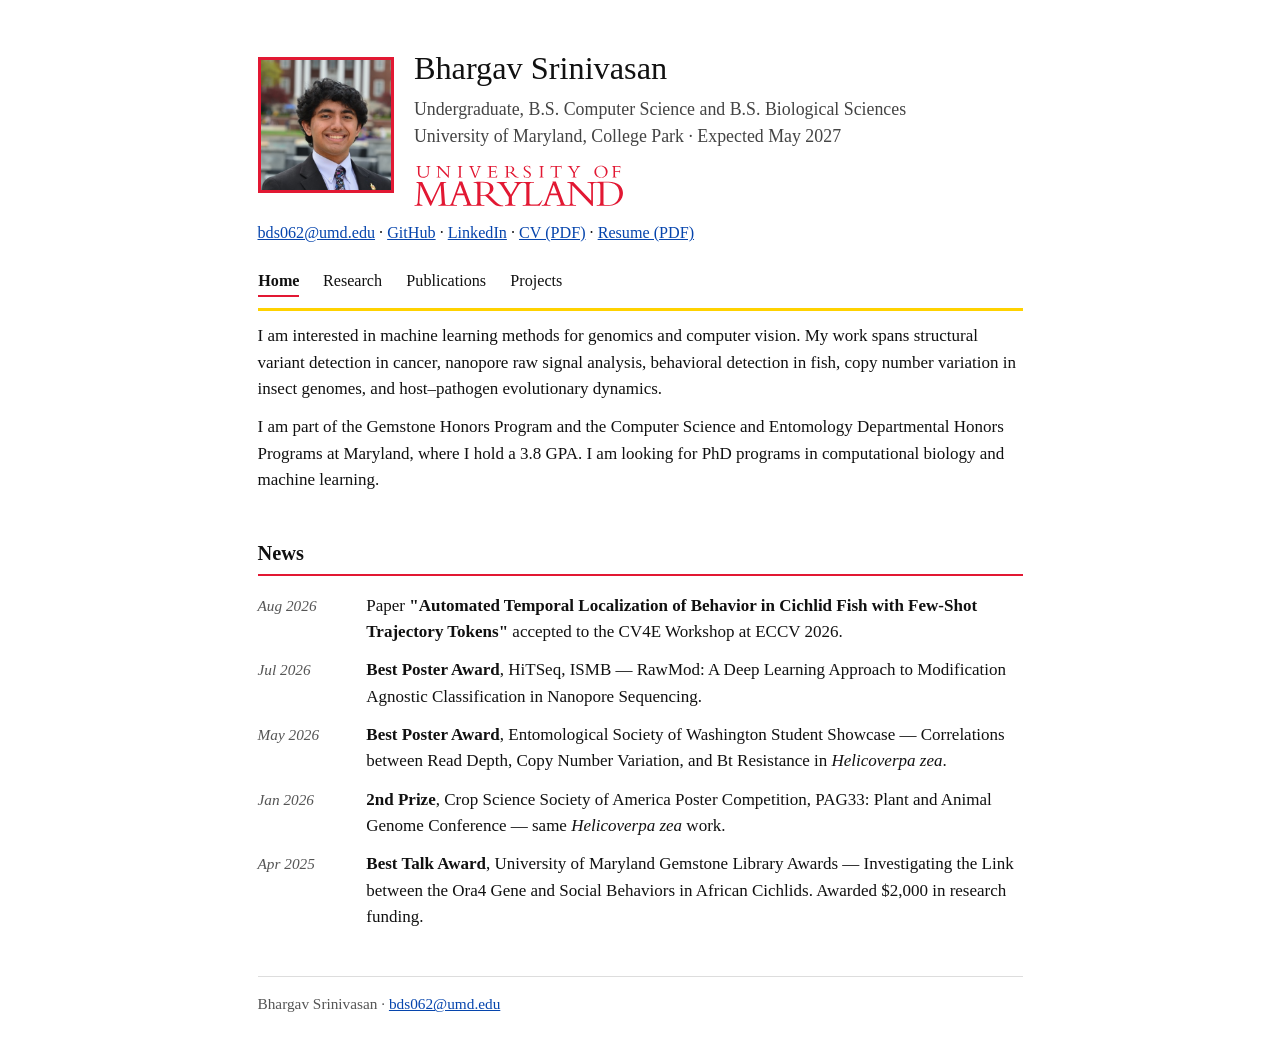
<file: index.html>
<!DOCTYPE html>
<html lang="en">
<head>
<meta charset="utf-8">
<meta name="viewport" content="width=device-width, initial-scale=1">
<title>Bhargav Srinivasan</title>
<link rel="stylesheet" href="assets/css/style.css">
</head>
<body>

<header class="masthead">
  <img class="portrait" src="assets/img/profile.jpg" alt="Bhargav Srinivasan">
  <div class="masthead-text">
    <h1>Bhargav Srinivasan</h1>
    <p class="subtitle">
      Undergraduate, B.S. Computer Science and B.S. Biological Sciences<br>
      University of Maryland, College Park &middot; Expected May 2027
    </p>
    <img class="umd-logo" src="assets/img/umd-wordmark.svg"
         alt="University of Maryland" width="277" height="55">
  </div>
</header>

<p class="contact">
  <a href="mailto:bds062@umd.edu">bds062@umd.edu</a> &middot;
  <a href="https://github.com/bds062">GitHub</a> &middot;
  <a href="https://linkedin.com/in/bhargavdsrinivasan">LinkedIn</a> &middot;
  <a href="BhargavSrinivasanCV.pdf">CV (PDF)</a> &middot;
  <a href="BhargavSrinivasanResume.pdf">Resume (PDF)</a>
</p>

<nav class="nav">
  <a href="index.html" class="current">Home</a>
  <a href="research.html">Research</a>
  <a href="publications.html">Publications</a>
  <a href="projects/">Projects</a>
</nav>

<p>
  I am interested in machine learning methods for genomics and computer vision. My work spans
  structural variant detection in cancer, nanopore raw signal analysis, behavioral detection in fish, copy number variation in
  insect genomes, and host&ndash;pathogen evolutionary dynamics.
</p>

<p>
  I am part of the Gemstone Honors Program and the Computer Science and Entomology Departmental
  Honors Programs at Maryland, where I hold a 3.8 GPA. I am looking for PhD programs in
  computational biology and machine learning.
</p>

<h2 id="news">News</h2>

<ul class="news-list">
  <li class="news-item">
    <span class="news-date">Aug 2026</span>
    <p class="news-desc">
      Paper <strong>"Automated Temporal Localization of Behavior in Cichlid Fish with Few-Shot
      Trajectory Tokens"</strong> accepted to the CV4E Workshop at ECCV 2026.
    </p>
  </li>
  <li class="news-item">
    <span class="news-date">Jul 2026</span>
    <p class="news-desc">
      <strong>Best Poster Award</strong>, HiTSeq, ISMB &mdash; RawMod: A Deep Learning Approach to
      Modification Agnostic Classification in Nanopore Sequencing.
    </p>
  </li>
  <li class="news-item">
    <span class="news-date">May 2026</span>
    <p class="news-desc">
      <strong>Best Poster Award</strong>, Entomological Society of Washington Student Showcase
      &mdash; Correlations between Read Depth, Copy Number Variation, and Bt Resistance in
      <em>Helicoverpa zea</em>.
    </p>
  </li>
  <li class="news-item">
    <span class="news-date">Jan 2026</span>
    <p class="news-desc">
      <strong>2nd Prize</strong>, Crop Science Society of America Poster Competition, PAG33:
      Plant and Animal Genome Conference &mdash; same <em>Helicoverpa zea</em> work.
    </p>
  </li>
  <li class="news-item">
    <span class="news-date">Apr 2025</span>
    <p class="news-desc">
      <strong>Best Talk Award</strong>, University of Maryland Gemstone Library Awards &mdash;
      Investigating the Link between the Ora4 Gene and Social Behaviors in African Cichlids.
      Awarded $2,000 in research funding.
    </p>
  </li>
</ul>

<footer>
  Bhargav Srinivasan &middot; <a href="mailto:bds062@umd.edu">bds062@umd.edu</a>
</footer>

</body>
</html>
</file>
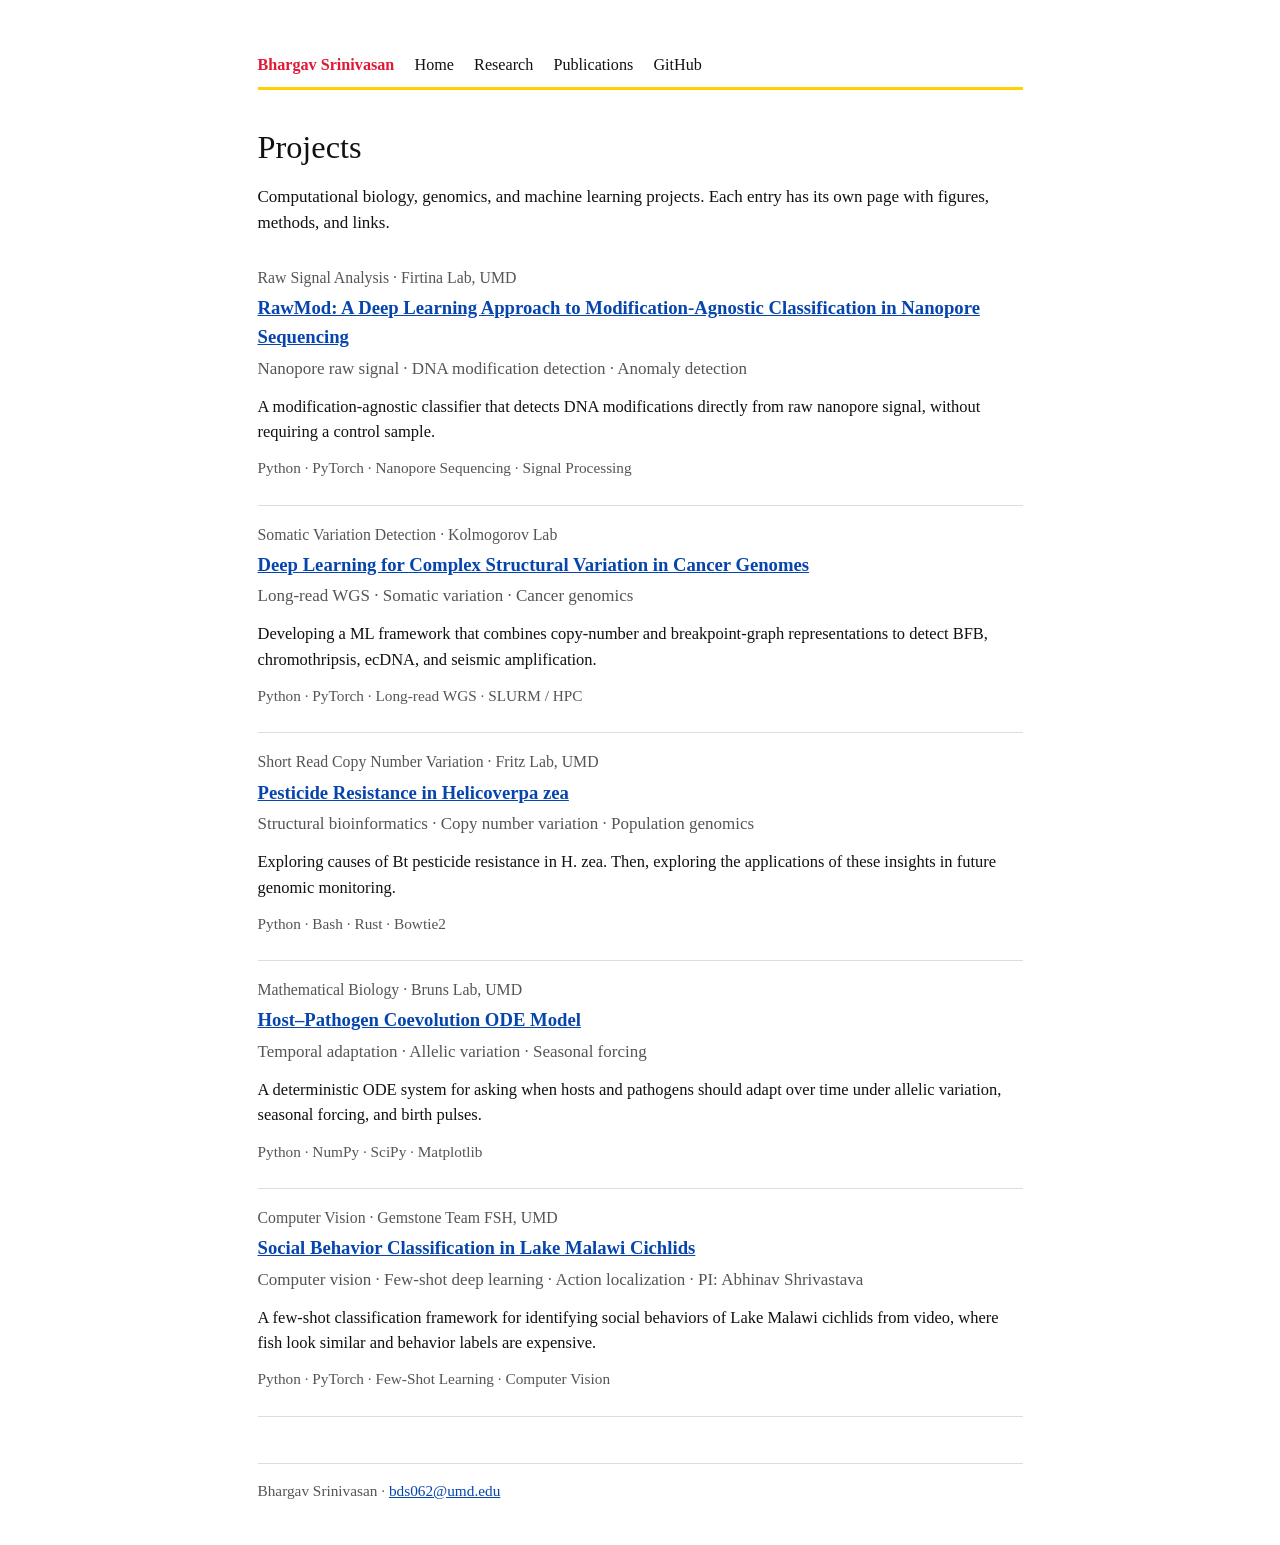
<file: projects/index.html>
<!DOCTYPE html>
<html lang="en">
<head>
<meta charset="utf-8">
<meta name="viewport" content="width=device-width, initial-scale=1">
<title>Projects &middot; Bhargav Srinivasan</title>
<link rel="stylesheet" href="../assets/css/style.css">
</head>
<body data-project-data="data/projects.json">

<nav class="site-nav">
  <span class="brand">Bhargav Srinivasan</span>
  <span class="links">
    <a href="../index.html">Home</a>
    <a href="../research.html">Research</a>
    <a href="../publications.html">Publications</a>
    <a href="https://github.com/bds062">GitHub</a>
  </span>
</nav>

<main class="page">
  <h1>Projects</h1>
  <p>
    Computational biology, genomics, and machine learning projects. Each entry has its own page
    with figures, methods, and links.
  </p>
  <div class="project-grid" data-project-app></div>
</main>

<footer>
  Bhargav Srinivasan &middot; <a href="mailto:bds062@umd.edu">bds062@umd.edu</a>
</footer>

<script src="../assets/js/projects.js"></script>
</body>
</html>
</file>
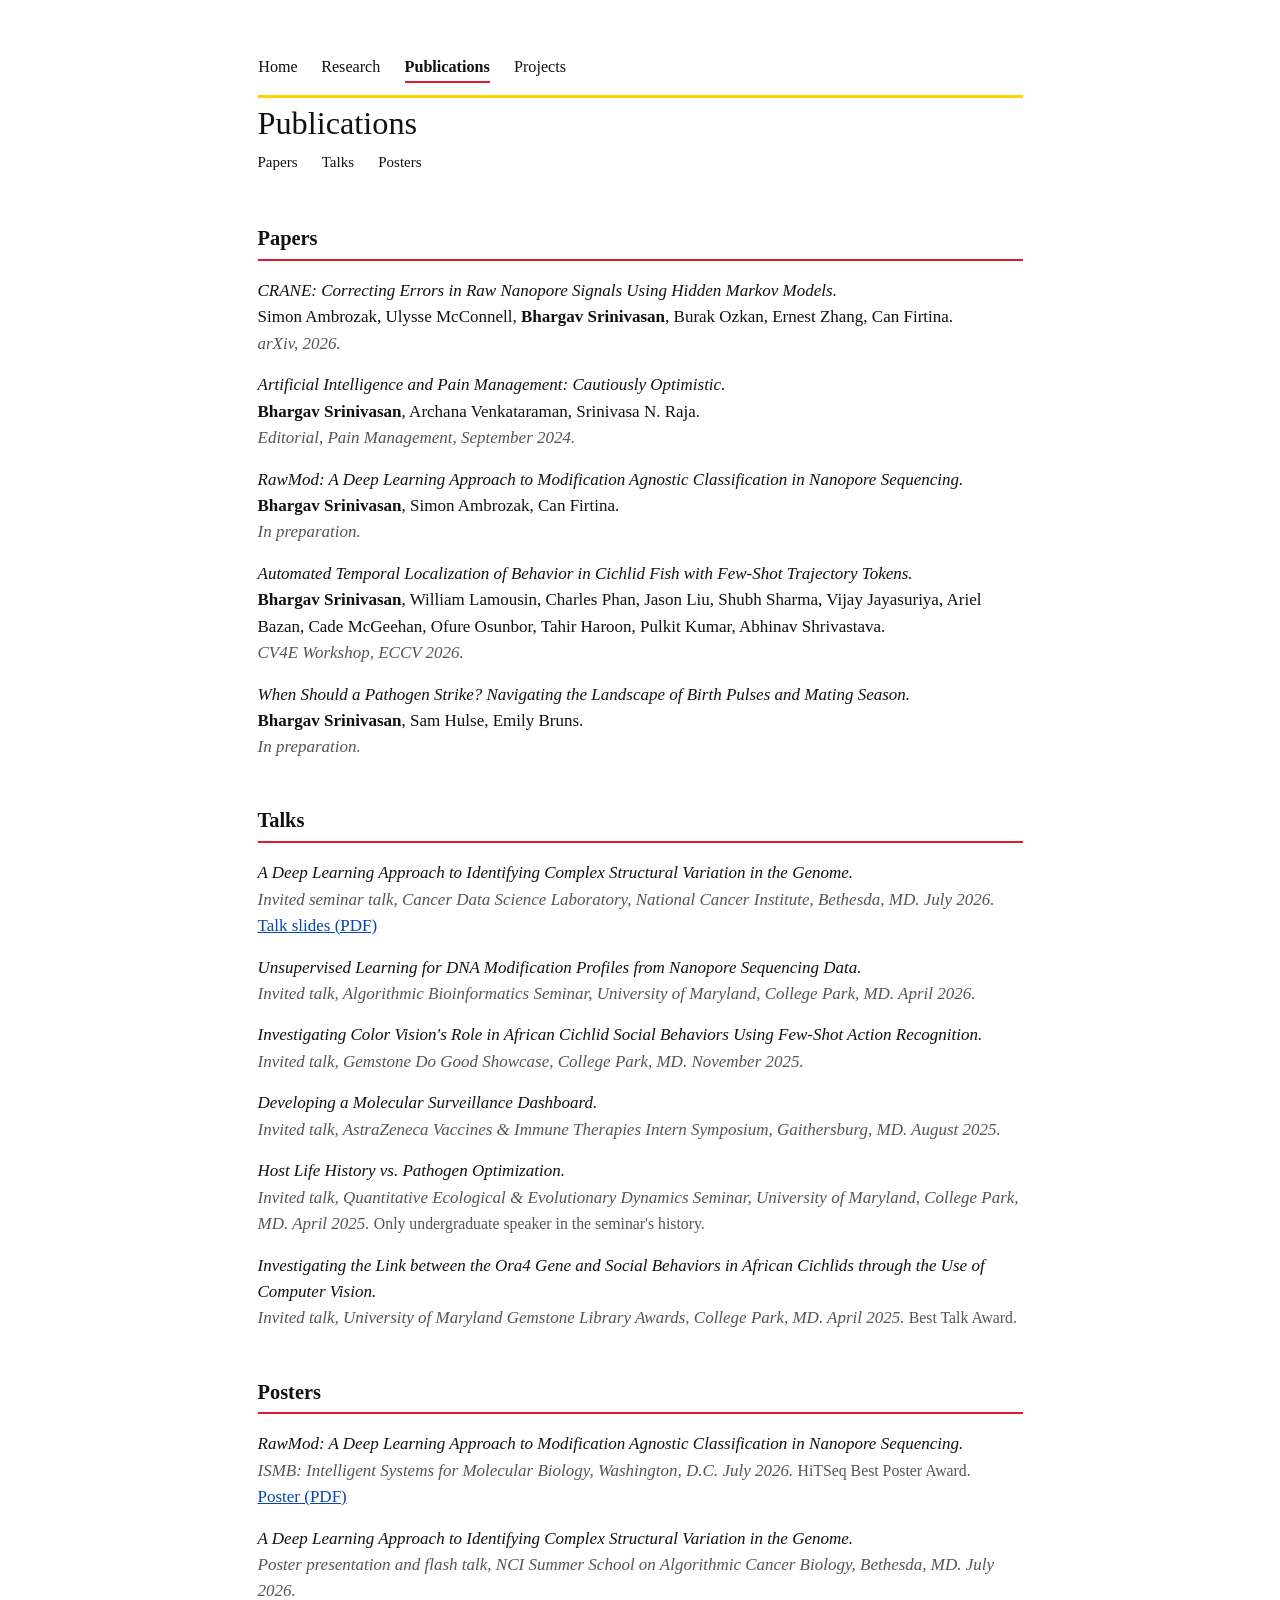
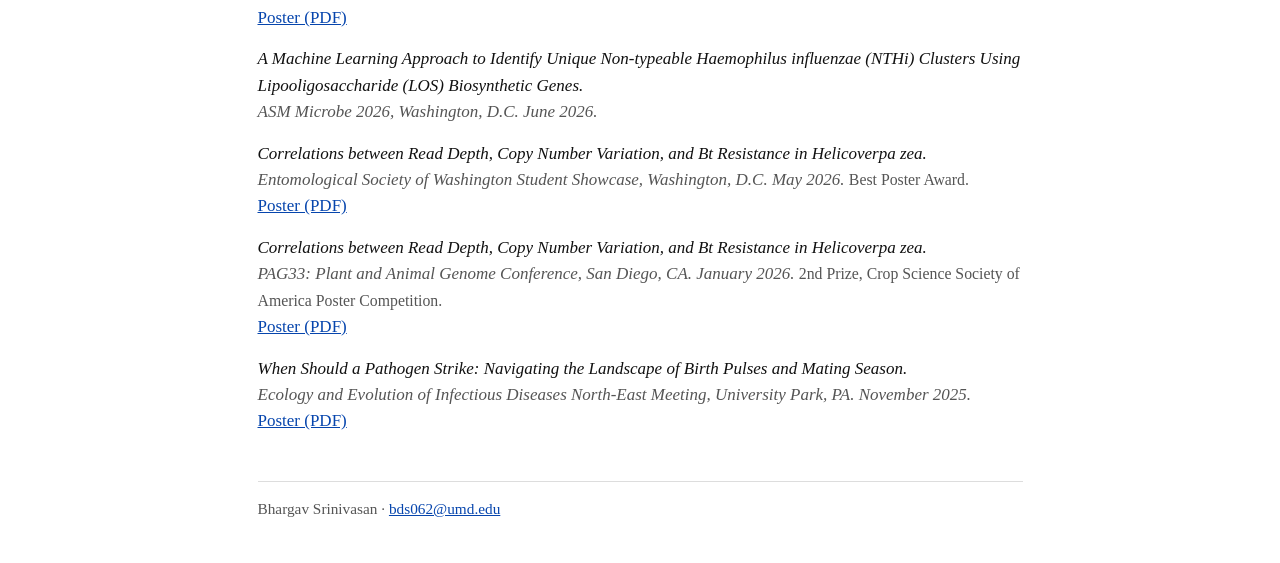
<file: publications.html>
<!DOCTYPE html>
<html lang="en">
<head>
<meta charset="utf-8">
<meta name="viewport" content="width=device-width, initial-scale=1">
<title>Publications &middot; Bhargav Srinivasan</title>
<link rel="stylesheet" href="assets/css/style.css">
</head>
<body>

<nav class="nav">
  <a href="index.html">Home</a>
  <a href="research.html">Research</a>
  <a href="publications.html" class="current">Publications</a>
  <a href="projects/">Projects</a>
</nav>

<h1>Publications</h1>

<nav class="nav subnav">
  <a href="#papers">Papers</a>
  <a href="#talks">Talks</a>
  <a href="#posters">Posters</a>
</nav>

<h2 id="papers">Papers</h2>

<ul class="pubs">
  <li>
    <em>CRANE: Correcting Errors in Raw Nanopore Signals Using Hidden Markov Models.</em><br>
    Simon Ambrozak, Ulysse McConnell, <strong>Bhargav Srinivasan</strong>, Burak Ozkan,
    Ernest Zhang, Can Firtina.<br>
    <span class="venue">arXiv, 2026.</span>
  </li>
  <li>
    <em>Artificial Intelligence and Pain Management: Cautiously Optimistic.</em><br>
    <strong>Bhargav Srinivasan</strong>, Archana Venkataraman, Srinivasa N. Raja.<br>
    <span class="venue">Editorial, Pain Management, September 2024.</span>
  </li>
  <li>
    <em>RawMod: A Deep Learning Approach to Modification Agnostic Classification in Nanopore
    Sequencing.</em><br>
    <strong>Bhargav Srinivasan</strong>, Simon Ambrozak, Can Firtina.<br>
    <span class="venue">In preparation.</span>
  </li>
  <li>
    <em>Automated Temporal Localization of Behavior in Cichlid Fish with Few-Shot Trajectory
    Tokens.</em><br>
    <strong>Bhargav Srinivasan</strong>, William Lamousin, Charles Phan, Jason Liu, Shubh Sharma,
    Vijay Jayasuriya, Ariel Bazan, Cade McGeehan, Ofure Osunbor, Tahir Haroon, Pulkit Kumar,
    Abhinav Shrivastava.<br>
    <span class="venue">CV4E Workshop, ECCV 2026.</span>
  </li>
  <li>
    <em>When Should a Pathogen Strike? Navigating the Landscape of Birth Pulses and Mating
    Season.</em><br>
    <strong>Bhargav Srinivasan</strong>, Sam Hulse, Emily Bruns.<br>
    <span class="venue">In preparation.</span>
  </li>
</ul>

<h2 id="talks">Talks</h2>

<ul class="pubs">
  <li>
    <em>A Deep Learning Approach to Identifying Complex Structural Variation in the Genome.</em><br>
    <span class="venue">Invited seminar talk, Cancer Data Science Laboratory, National Cancer
    Institute, Bethesda, MD. July 2026.</span><br>
    <a href="projects/deep-learning-structural-variation/assets/Complex_SV_Talk_CDSL_2026.pdf">Talk slides (PDF)</a>
  </li>
  <li>
    <em>Unsupervised Learning for DNA Modification Profiles from Nanopore Sequencing Data.</em><br>
    <span class="venue">Invited talk, Algorithmic Bioinformatics Seminar, University of Maryland,
    College Park, MD. April 2026.</span>
  </li>
  <li>
    <em>Investigating Color Vision's Role in African Cichlid Social Behaviors Using Few-Shot
    Action Recognition.</em><br>
    <span class="venue">Invited talk, Gemstone Do Good Showcase, College Park, MD.
    November 2025.</span>
  </li>
  <li>
    <em>Developing a Molecular Surveillance Dashboard.</em><br>
    <span class="venue">Invited talk, AstraZeneca Vaccines &amp; Immune Therapies Intern
    Symposium, Gaithersburg, MD. August 2025.</span>
  </li>
  <li>
    <em>Host Life History vs. Pathogen Optimization.</em><br>
    <span class="venue">Invited talk, Quantitative Ecological &amp; Evolutionary Dynamics
    Seminar, University of Maryland, College Park, MD. April 2025.</span>
    <span class="note">Only undergraduate speaker in the seminar's history.</span>
  </li>
  <li>
    <em>Investigating the Link between the Ora4 Gene and Social Behaviors in African Cichlids
    through the Use of Computer Vision.</em><br>
    <span class="venue">Invited talk, University of Maryland Gemstone Library Awards,
    College Park, MD. April 2025.</span>
    <span class="note">Best Talk Award.</span>
  </li>
</ul>

<h2 id="posters">Posters</h2>

<ul class="pubs">
  <li>
    <em>RawMod: A Deep Learning Approach to Modification Agnostic Classification in Nanopore
    Sequencing.</em><br>
    <span class="venue">ISMB: Intelligent Systems for Molecular Biology, Washington, D.C.
    July 2026.</span>
    <span class="note">HiTSeq Best Poster Award.</span><br>
    <a href="projects/rawmod/assets/ISMB_2026_poster.pdf">Poster (PDF)</a>
  </li>
  <li>
    <em>A Deep Learning Approach to Identifying Complex Structural Variation in the Genome.</em><br>
    <span class="venue">Poster presentation and flash talk, NCI Summer School on Algorithmic
    Cancer Biology, Bethesda, MD. July 2026.</span><br>
    <a href="projects/deep-learning-structural-variation/assets/complex_sv_poster_2026.pdf">Poster (PDF)</a>
  </li>
  <li>
    <em>A Machine Learning Approach to Identify Unique Non-typeable <em>Haemophilus
    influenzae</em> (NTHi) Clusters Using Lipooligosaccharide (LOS) Biosynthetic Genes.</em><br>
    <span class="venue">ASM Microbe 2026, Washington, D.C. June 2026.</span>
  </li>
  <li>
    <em>Correlations between Read Depth, Copy Number Variation, and Bt Resistance in
    <em>Helicoverpa zea</em>.</em><br>
    <span class="venue">Entomological Society of Washington Student Showcase, Washington, D.C.
    May 2026.</span>
    <span class="note">Best Poster Award.</span><br>
    <a href="projects/helicoverpa-cnv/assets/FritzPosterFinal.pdf">Poster (PDF)</a>
  </li>
  <li>
    <em>Correlations between Read Depth, Copy Number Variation, and Bt Resistance in
    <em>Helicoverpa zea</em>.</em><br>
    <span class="venue">PAG33: Plant and Animal Genome Conference, San Diego, CA.
    January 2026.</span>
    <span class="note">2nd Prize, Crop Science Society of America Poster Competition.</span><br>
    <a href="projects/helicoverpa-cnv/assets/FritzPosterFinal.pdf">Poster (PDF)</a>
  </li>
  <li>
    <em>When Should a Pathogen Strike: Navigating the Landscape of Birth Pulses and Mating
    Season.</em><br>
    <span class="venue">Ecology and Evolution of Infectious Diseases North-East Meeting,
    University Park, PA. November 2025.</span><br>
    <a href="projects/host-pathogen-coevolution/assets/SrinivasanEEID2025PosterFinal.pdf">Poster (PDF)</a>
  </li>
</ul>

<footer>
  Bhargav Srinivasan &middot; <a href="mailto:bds062@umd.edu">bds062@umd.edu</a>
</footer>

</body>
</html>
</file>
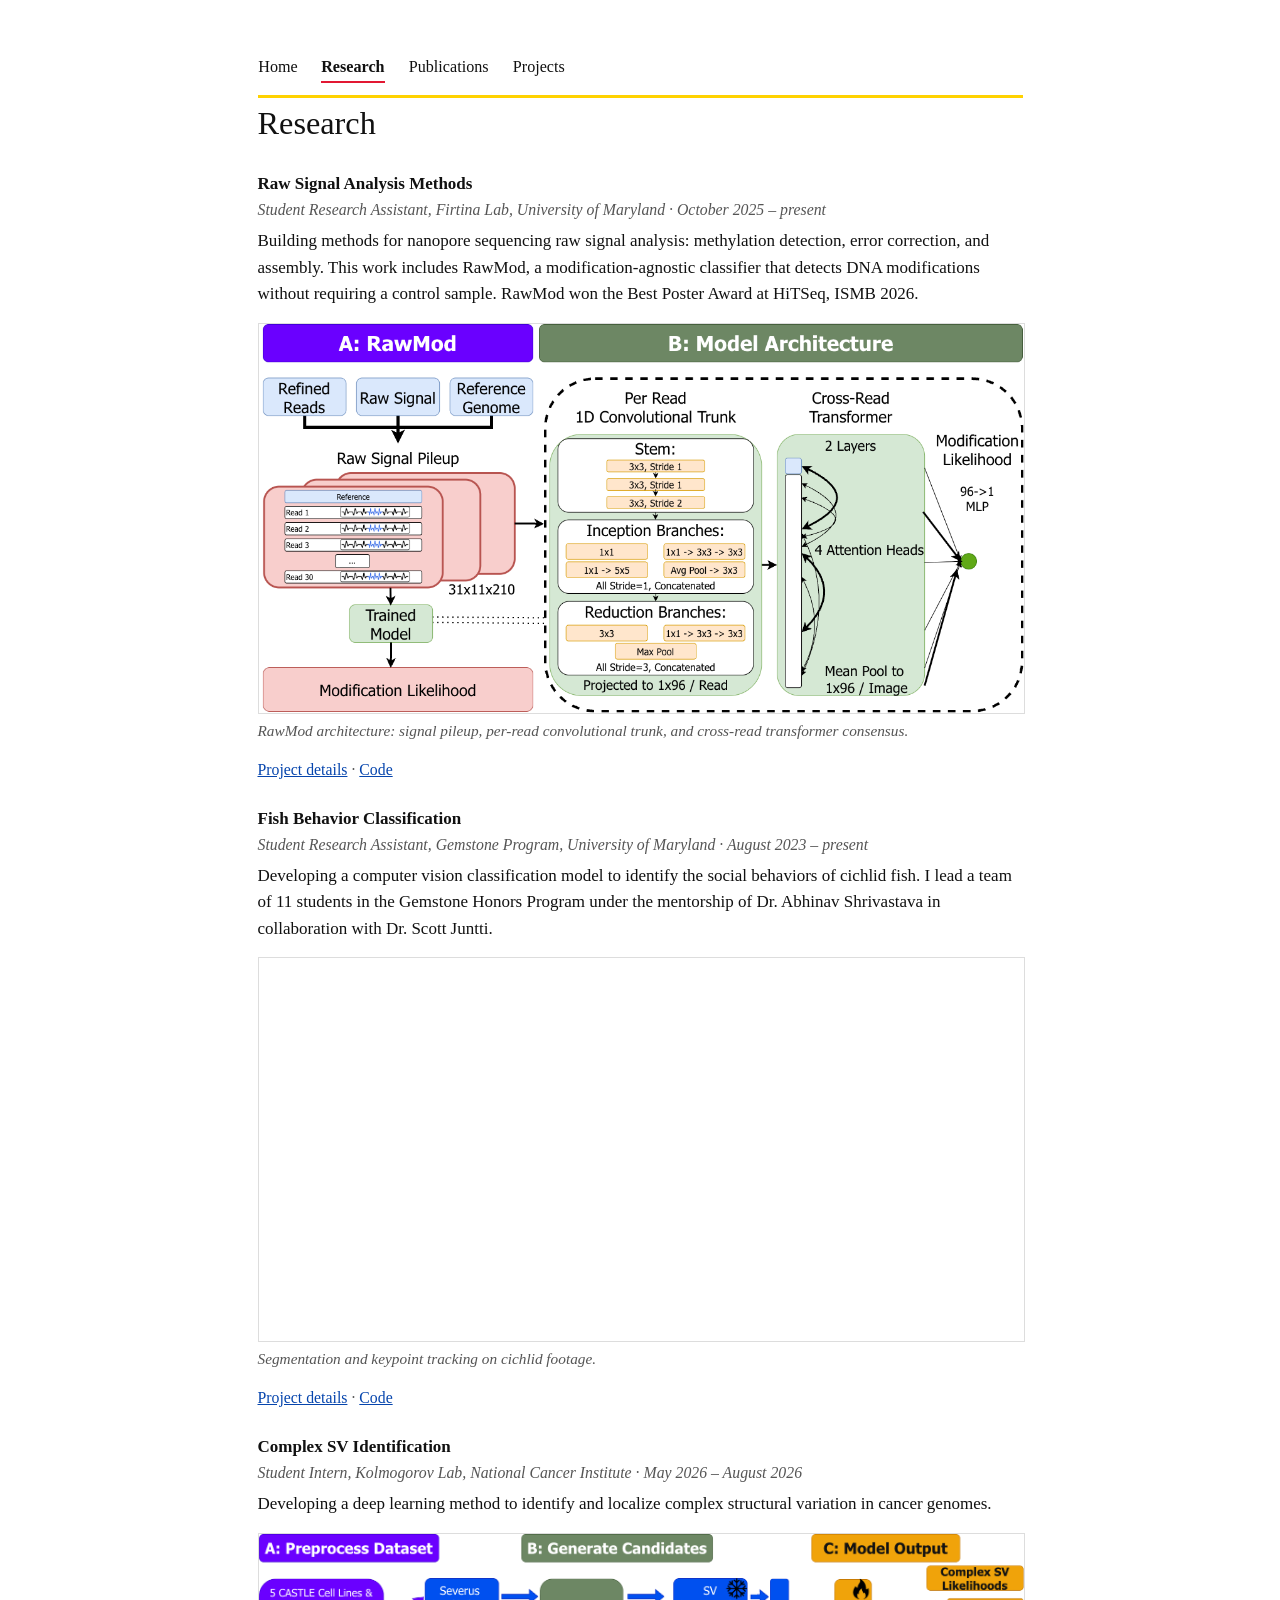
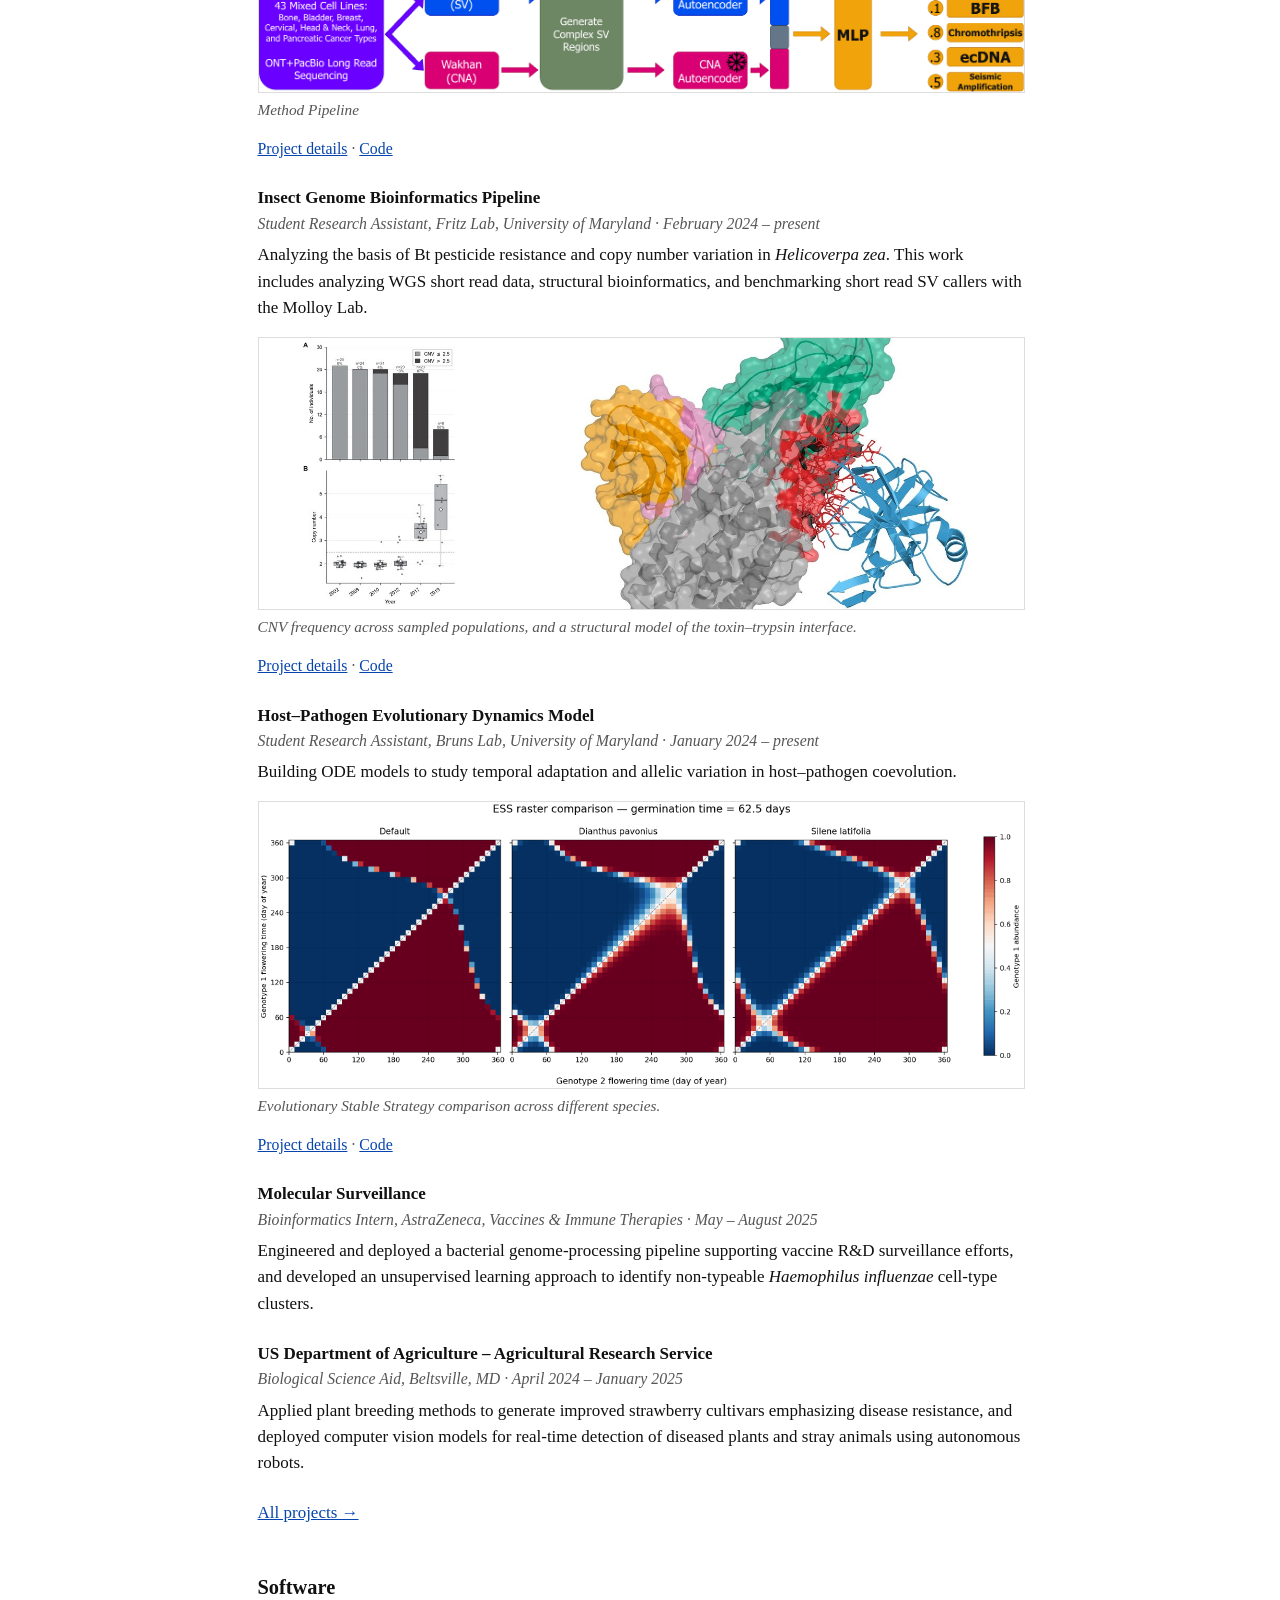
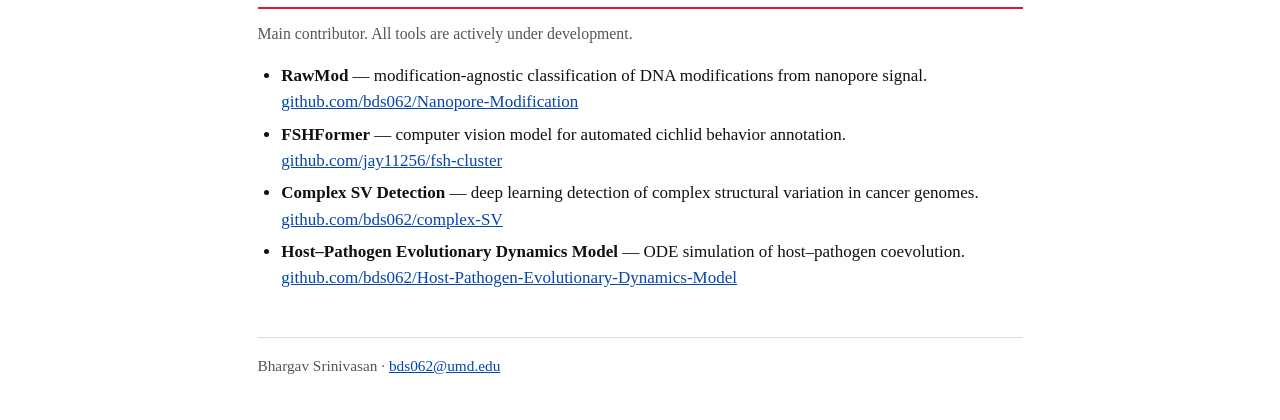
<file: research.html>
<!DOCTYPE html>
<html lang="en">
<head>
<meta charset="utf-8">
<meta name="viewport" content="width=device-width, initial-scale=1">
<title>Research &middot; Bhargav Srinivasan</title>
<link rel="stylesheet" href="assets/css/style.css">
</head>
<body>

<nav class="nav">
  <a href="index.html">Home</a>
  <a href="research.html" class="current">Research</a>
  <a href="publications.html">Publications</a>
  <a href="projects/">Projects</a>
</nav>

<h1>Research</h1>

<div class="entry">
  <div class="entry-title">Raw Signal Analysis Methods</div>
  <div class="entry-meta">
    Student Research Assistant, Firtina Lab, University of Maryland &middot;
    October 2025 &ndash; present
  </div>
  <p>
    Building methods for nanopore sequencing raw signal analysis: methylation detection, error
    correction, and assembly. This work includes RawMod, a modification-agnostic classifier that
    detects DNA modifications without requiring a control sample. RawMod won the Best Poster
    Award at HiTSeq, ISMB 2026.
  </p>
  <figure class="entry-figure">
    <a href="projects/rawmod/">
      <img src="projects/rawmod/assets/architecture.png"
           alt="RawMod architecture: raw signal pileup, convolutional trunk, and cross-read transformer" loading="lazy">
    </a>
    <figcaption>RawMod architecture: signal pileup, per-read convolutional trunk, and cross-read transformer consensus.</figcaption>
  </figure>
  <p class="note">
    <a href="projects/rawmod/">Project details</a> &middot;
    <a href="https://github.com/bds062/Nanopore-Modification">Code</a>
  </p>
</div>

<div class="entry">
  <div class="entry-title">Fish Behavior Classification</div>
  <div class="entry-meta">
    Student Research Assistant, Gemstone Program, University of Maryland
    &middot; August 2023 &ndash; present
  </div>
  <p>
    Developing a computer vision classification model to identify the social behaviors of
    cichlid fish. I lead a team of 11 students in the Gemstone Honors Program
    under the mentorship of Dr. Abhinav Shrivastava in collaboration with Dr. Scott Juntti.
  </p>
  <figure class="entry-figure">
    <video src="projects/cichlid-social-behavior/assets/segmentation_keypoints.mp4"
           autoplay loop muted playsinline preload="metadata"></video>
    <figcaption>Segmentation and keypoint tracking on cichlid footage.</figcaption>
  </figure>
  <p class="note">
    <a href="projects/cichlid-social-behavior/">Project details</a> &middot;
    <a href="https://github.com/jay11256/fsh-cluster">Code</a>
  </p>
</div>

<div class="entry">
  <div class="entry-title">Complex SV Identification</div>
  <div class="entry-meta">
    Student Intern, Kolmogorov Lab, National Cancer Institute &middot; May 2026 &ndash; August 2026
  </div>
  <p>
    Developing a deep learning method to identify and localize complex structural
    variation in cancer genomes.
  </p>
  <figure class="entry-figure">
    <a href="projects/deep-learning-structural-variation/">
      <img src="projects/deep-learning-structural-variation/assets/complex_sv_pipeline.png"
           alt="Method Pipeline" loading="lazy">
    </a>
    <figcaption>Method Pipeline</figcaption>
  </figure>
  <p class="note">
    <a href="projects/deep-learning-structural-variation/">Project details</a> &middot;
    <a href="https://github.com/bds062/complex-SV">Code</a>
  </p>
</div>

<div class="entry">
  <div class="entry-title">Insect Genome Bioinformatics Pipeline</div>
  <div class="entry-meta">
    Student Research Assistant, Fritz Lab, University of Maryland &middot;
    February 2024 &ndash; present
  </div>
  <p>
    Analyzing the basis of Bt pesticide resistance and copy number variation in <em>Helicoverpa zea</em>.
    This work includes analyzing WGS short read data, structural bioinformatics, and
    benchmarking short read SV callers with the Molloy Lab.
  </p>
  <figure class="entry-figure">
    <a href="projects/helicoverpa-cnv/">
      <img src="projects/helicoverpa-cnv/assets/banner_home.jpg"
           alt="Bt resistance CNV frequency over time, and a structural model of the toxin receptor complex" loading="lazy">
    </a>
    <figcaption>CNV frequency across sampled populations, and a structural model of the toxin&ndash;trypsin interface.</figcaption>
  </figure>
  <p class="note">
    <a href="projects/helicoverpa-cnv/">Project details</a> &middot;
    <a href="https://github.com/bds062/Fritz_Lab_Analysis">Code</a>
  </p>
</div>

<div class="entry">
  <div class="entry-title">Host&ndash;Pathogen Evolutionary Dynamics Model</div>
  <div class="entry-meta">
    Student Research Assistant, Bruns Lab, University of Maryland &middot;
    January 2024 &ndash; present
  </div>
  <p>
    Building ODE models to study temporal adaptation
    and allelic variation in host&ndash;pathogen coevolution.
  </p>
  <figure class="entry-figure">
    <a href="projects/host-pathogen-coevolution/">
      <img src="projects/host-pathogen-coevolution/assets/all_parameters_rasters.gif"
           alt="Merged ESS raster comparison across parameter sets" loading="lazy">
    </a>
    <figcaption>Evolutionary Stable Strategy comparison across different species.</figcaption>
  </figure>
  <p class="note">
    <a href="projects/host-pathogen-coevolution/">Project details</a> &middot;
    <a href="https://github.com/bds062/Host-Pathogen-Evolutionary-Dynamics-Model">Code</a>
  </p>
</div>

<div class="entry">
  <div class="entry-title">Molecular Surveillance</div>
  <div class="entry-meta">
    Bioinformatics Intern, AstraZeneca, Vaccines &amp; Immune Therapies &middot;
    May &ndash; August 2025
  </div>
  <p>
    Engineered and deployed a bacterial genome-processing pipeline supporting vaccine R&amp;D
    surveillance efforts, and developed an unsupervised learning approach to identify
    non-typeable <em>Haemophilus influenzae</em> cell-type clusters.
  </p>
</div>

<div class="entry">
  <div class="entry-title">US Department of Agriculture &ndash; Agricultural Research Service</div>
  <div class="entry-meta">
    Biological Science Aid, Beltsville, MD &middot; April 2024 &ndash; January 2025
  </div>
  <p>
    Applied plant breeding methods to generate improved strawberry cultivars emphasizing disease
    resistance, and deployed computer vision models for real-time detection of diseased plants
    and stray animals using autonomous robots.
  </p>
</div>

<p><a href="projects/">All projects &rarr;</a></p>

<h2 id="software">Software</h2>

<p class="note">Main contributor. All tools are actively under development.</p>

<ul>
  <li>
    <strong>RawMod</strong> &mdash; modification-agnostic classification of DNA modifications from
    nanopore signal.
    <a href="https://github.com/bds062/Nanopore-Modification">github.com/bds062/Nanopore-Modification</a>
  </li>
  <li>
    <strong>FSHFormer</strong> &mdash; computer vision model for automated cichlid behavior
    annotation.
    <a href="https://github.com/jay11256/fsh-cluster">github.com/jay11256/fsh-cluster</a>
  </li>
  <li>
    <strong>Complex SV Detection</strong> &mdash; deep learning detection of complex structural
    variation in cancer genomes.
    <a href="https://github.com/bds062/complex-SV">github.com/bds062/complex-SV</a>
  </li>
  <li>
    <strong>Host&ndash;Pathogen Evolutionary Dynamics Model</strong> &mdash; ODE simulation of
    host&ndash;pathogen coevolution.
    <a href="https://github.com/bds062/Host-Pathogen-Evolutionary-Dynamics-Model">github.com/bds062/Host-Pathogen-Evolutionary-Dynamics-Model</a>
  </li>
</ul>

<footer>
  Bhargav Srinivasan &middot; <a href="mailto:bds062@umd.edu">bds062@umd.edu</a>
</footer>

</body>
</html>
</file>
<file: assets/css/style.css>
/* Site-wide styles. Plain and static — no build step, no JavaScript. */

/* University of Maryland colors: red #E21833, gold #FFD200. */
:root {
  --umd-red: #E21833;
  --umd-gold: #FFD200;
  --rule: #ddd;
  --dim: #555;
}

body {
  max-width: 45em;
  margin: 2.5em auto;
  padding: 0 1.25em;
  font-family: Georgia, "Times New Roman", Times, serif;
  font-size: 17px;
  line-height: 1.55;
  color: #111;
  background: #fff;
}

a { color: #0645ad; }
a:visited { color: #663366; }

h1 {
  font-size: 1.9em;
  font-weight: normal;
  margin: 0 0 0.1em;
}

h2 {
  font-size: 1.2em;
  margin: 2.2em 0 0.6em;
  padding-bottom: 0.2em;
  border-bottom: 2px solid var(--umd-red);
}

h3 {
  font-size: 1.03em;
  margin: 1.5em 0 0.3em;
}

p { margin: 0.7em 0; }

ul { padding-left: 1.4em; }
li { margin: 0.35em 0; }

hr {
  border: 0;
  border-top: 1px solid #ddd;
  margin: 2em 0;
}

img, video { max-width: 100%; height: auto; }

/* Header block on the homepage. */
.masthead {
  display: flex;
  align-items: center;
  gap: 1.2em;
}
.portrait {
  flex: 0 0 auto;
  width: 130px;
  height: 130px;
  object-fit: cover;
  border: 3px solid var(--umd-red);
}
.masthead-text { flex: 1 1 auto; }
.umd-logo {
  display: block;
  width: 210px;
  height: auto;
  margin-top: 0.6em;
}
@media (max-width: 34em) {
  .masthead { display: block; }
  .portrait { margin-bottom: 0.9em; }
}

.subtitle {
  font-size: 1.05em;
  color: #444;
  margin: 0 0 0.8em;
}

.contact {
  margin: 0.8em 0 0;
  font-size: 0.95em;
}

.nav {
  position: sticky;
  top: 0;
  margin: 0.7em 0 0;
  padding: 0.7em 0;
  background: #fff;
  border-bottom: 3px solid var(--umd-gold);
  font-size: 0.95em;
  z-index: 10;
  display: flex;
  flex-wrap: wrap;
  column-gap: 1.5em;
  row-gap: 0.3em;
}
.nav a {
  color: #111;
  text-decoration: none;
  padding-bottom: 0.15em;
  border-bottom: 2px solid transparent;
}
.nav a:hover { border-bottom-color: var(--umd-red); }
.nav a.current {
  font-weight: bold;
  border-bottom-color: var(--umd-red);
}

/* Secondary, in-page anchor nav (e.g. Papers / Talks / Posters). */
.subnav {
  position: static;
  margin: 0 0 1.6em;
  padding: 0;
  background: transparent;
  border-bottom: none;
}
.subnav a { font-size: 0.93em; }

/* Reverse-chronological entry lists: research, publications, awards. */
.entry { margin: 1.4em 0; }
.entry-title { font-weight: bold; }
.entry-meta {
  color: #555;
  font-size: 0.93em;
  font-style: italic;
}
.entry p { margin: 0.35em 0; }

.entry-figure { margin: 0.9em 0; }
.entry-figure img,
.entry-figure video {
  display: block;
  width: 100%;
  border: 1px solid #ddd;
  background: #fff;
}
.entry-figure figcaption {
  color: #555;
  font-size: 0.9em;
  font-style: italic;
  margin-top: 0.35em;
}

.pubs { list-style: none; padding-left: 0; }
.pubs li { margin: 0.9em 0; }
.venue { color: #555; font-style: italic; }
.note { color: #555; font-size: 0.93em; }

/* Minimal news list: a date and a one-line description, nothing else. */
.news-list { list-style: none; padding-left: 0; }
.news-item {
  display: flex;
  gap: 1em;
  margin: 0.7em 0;
  align-items: baseline;
}
.news-date {
  flex: 0 0 auto;
  width: 6em;
  color: #555;
  font-size: 0.9em;
  font-style: italic;
}
.news-desc { margin: 0; }
@media (max-width: 34em) {
  .news-item { flex-direction: column; gap: 0.15em; }
  .news-date { width: auto; }
}

footer {
  margin-top: 3em;
  padding-top: 1em;
  border-top: 1px solid #ddd;
  color: #555;
  font-size: 0.9em;
}

/* ── Project pages (rendered by assets/js/projects.js) ────────── */

.site-nav {
  position: sticky;
  top: 0;
  margin-bottom: 2em;
  padding: 0.6em 0;
  background: #fff;
  border-bottom: 3px solid var(--umd-gold);
  font-size: 0.95em;
  z-index: 10;
}
.site-nav .brand {
  margin-right: 1em;
  font-weight: bold;
  color: var(--umd-red);
}
.site-nav .links { display: inline; }
.site-nav .links a {
  margin-right: 1em;
  color: #111;
  text-decoration: none;
  padding-bottom: 0.15em;
  border-bottom: 2px solid transparent;
}
.site-nav .links a:hover { border-bottom-color: var(--umd-red); }
.site-nav .links a.current { font-weight: bold; border-bottom-color: var(--umd-red); }

.page { margin: 0; }
.eyebrow { color: #555; font-size: 0.93em; margin: 0; }
.muted { color: #555; }
.lede { margin: 0.7em 0 1em; }
.meta { color: #555; font-size: 0.93em; margin: 0.4em 0; }
.meta span { margin-right: 1em; }

.project-card {
  display: block;
  padding: 1em 0;
  border-bottom: 1px solid #ddd;
  color: inherit;
  text-decoration: none;
}
.project-card h2 {
  font-size: 1.1em;
  margin: 0.2em 0;
  padding: 0;
  border: 0;
  color: #0645ad;
  text-decoration: underline;
}
.project-card p { font-size: 0.97em; }
.project-card .arrow { display: none; }

.tags { color: #555; font-size: 0.9em; margin: 0.5em 0; }
.tag:not(:last-child)::after { content: " · "; }

.back { display: inline-block; margin-bottom: 1.5em; }
.spotlight-banner {
  display: block;
  width: 100%;
  max-height: 320px;
  object-fit: cover;
  border: 1px solid #ddd;
  margin-bottom: 1.5em;
}
.spotlight { margin-top: 1.5em; }
.highlights li { margin: 0.4em 0; }

.links a { margin-right: 1em; }
.empty-media { color: #555; font-style: italic; margin: 1.2em 0; }

.media-card {
  display: block;
  margin: 1.5em 0;
  color: inherit;
}
.media-card img,
.media-card video {
  display: block;
  width: 100%;
  border: 1px solid #ddd;
  background: #fff;
}
.media-card figcaption {
  color: #555;
  font-size: 0.9em;
  font-style: italic;
  margin-top: 0.35em;
}
.media-grid--dense .media-card { margin: 1em 0; }
</file>
